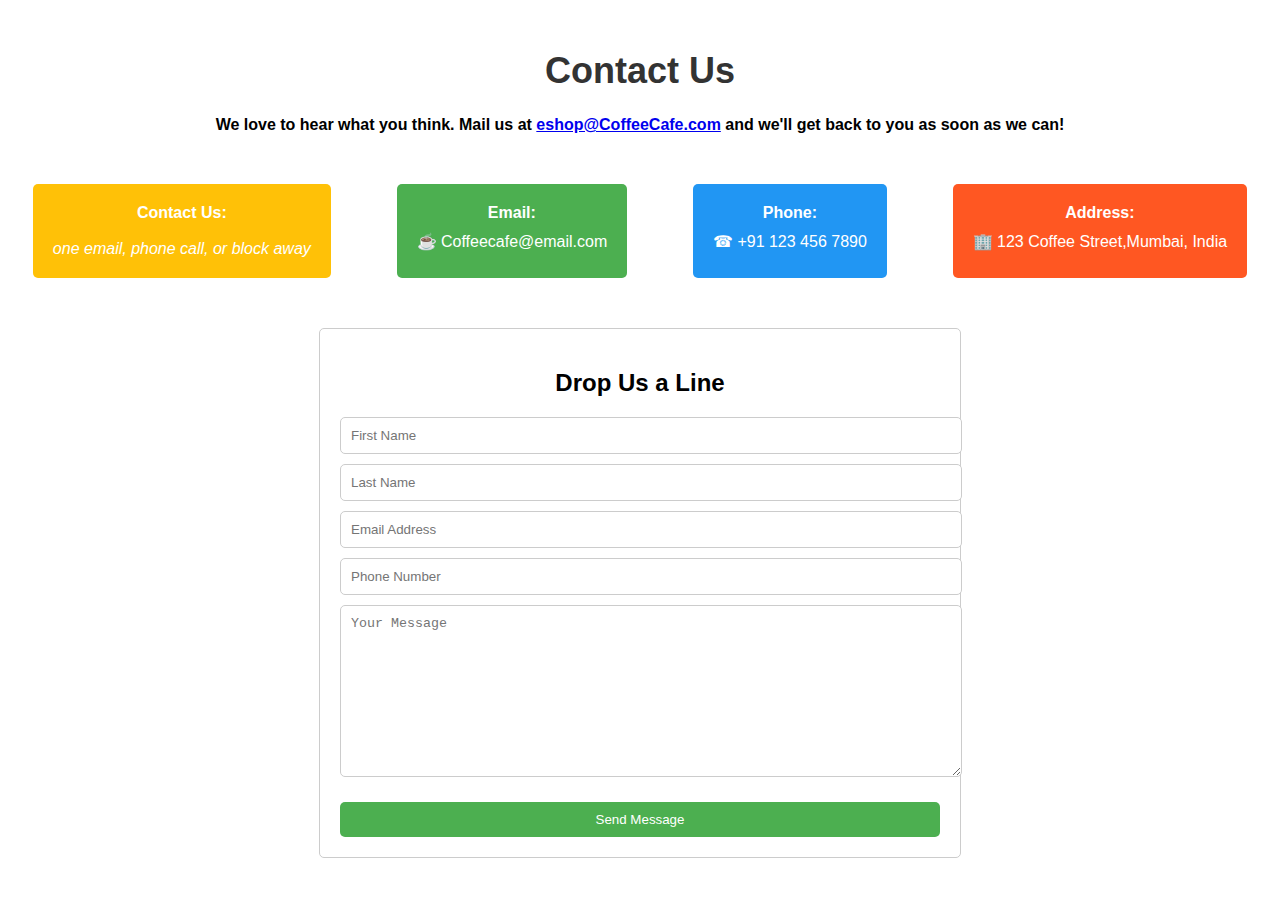
<file: webassignment/Contactus.html>
<!DOCTYPE html>
<html lang="en">
<head>
  <meta charset="UTF-8">
  <meta name="viewport" content="width=device-width, initial-scale=1.0">
  <title>Contact Us - Coffee Cafe</title>
  <link rel="stylesheet" href="Contactus.css"> <!-- Link your CSS file for the Contact page -->
</head>
<body>
    <div class="contact-heading">
        <h1>Contact Us</h1>
        <p class="bold-text">We love to hear what you think. Mail us at <a href="mailto:eshop@CoffeeCafe.com" class="email-link">eshop@CoffeeCafe.com</a> and we'll get back to you as soon as we can!</p>
      </div>
    
  <div class="contact-methods">
    <div class="method" style="background-color: #FFC107;">
      <span class="bold-text">Contact Us:</span><br><br>
      <span class="italic-text">one email, phone call, or block away</span>
    </div>
    <div class="method" style="background-color: #4CAF50;">
      <span class="bold-text">Email:</span>
      <span class="email">&#x2615 Coffeecafe@email.com</span>
    </div>
    <div class="method" style="background-color: #2196F3;">
      <span class="bold-text">Phone:</span>
      <span class="phone">&#x260E +91 123 456 7890</span>
    </div>
    <div class="method" style="background-color: #FF5722;">
      <span class="bold-text">Address:</span>
      <span class="address"> &#x1F3E2 123 Coffee Street,Mumbai, India</span>
    </div>
  </div>
  
  <div class="contact-form">
    <h2>Drop Us a Line</h2>
    <form action="submit_form.php" method="POST">
      <input type="text" id="fname" name="firstname" placeholder="First Name" required>
      <input type="text" id="lname" name="lastname" placeholder="Last Name" required>
      <input type="email" id="email" name="email" placeholder="Email Address" required>
      <input type="tel" id="pno" name="phone" placeholder="Phone Number" required>
      <textarea id="message" name="message" placeholder="Your Message" required></textarea>
      <input type="submit" value="Send Message">
    </form>
  </div>
</body>
</html>
</file>
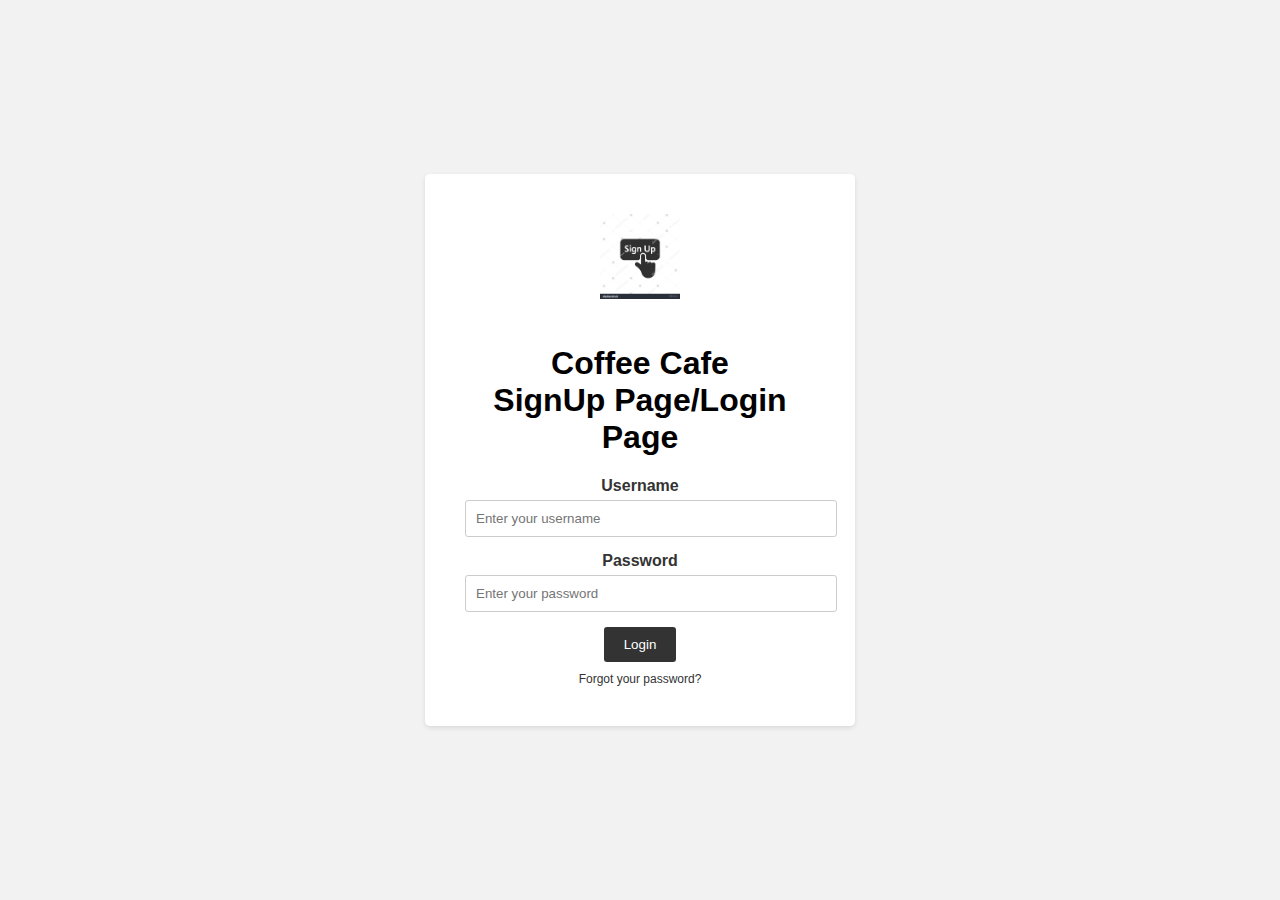
<file: webassignment/login.html>
<!DOCTYPE html>
<html lang="en">
<head>
  <meta charset="UTF-8">
  <meta name="viewport" content="width=device-width, initial-scale=1.0">
  <title>Login Page - Coffee Cafe</title>
  <link rel="stylesheet" href="login.css">
</head>
<body>
  <div class="container">
    <div class="login-box">
      <img src="signup image.jpg" alt="Sign up logo" class="logo">
      <h1>Coffee Cafe<br>SignUp Page/Login Page</h1>
      <form action="#">
        <label for="username">Username</label>
        <input type="text" id="username" name="username" placeholder="Enter your username">
        <label for="password">Password</label>
        <input type="password" id="password" name="password" placeholder="Enter your password">
        <input type="submit" value="Login">
        <a href="#">Forgot your password?</a>
      </form>
    </div>
  </div>
</body>
</html>
</file>
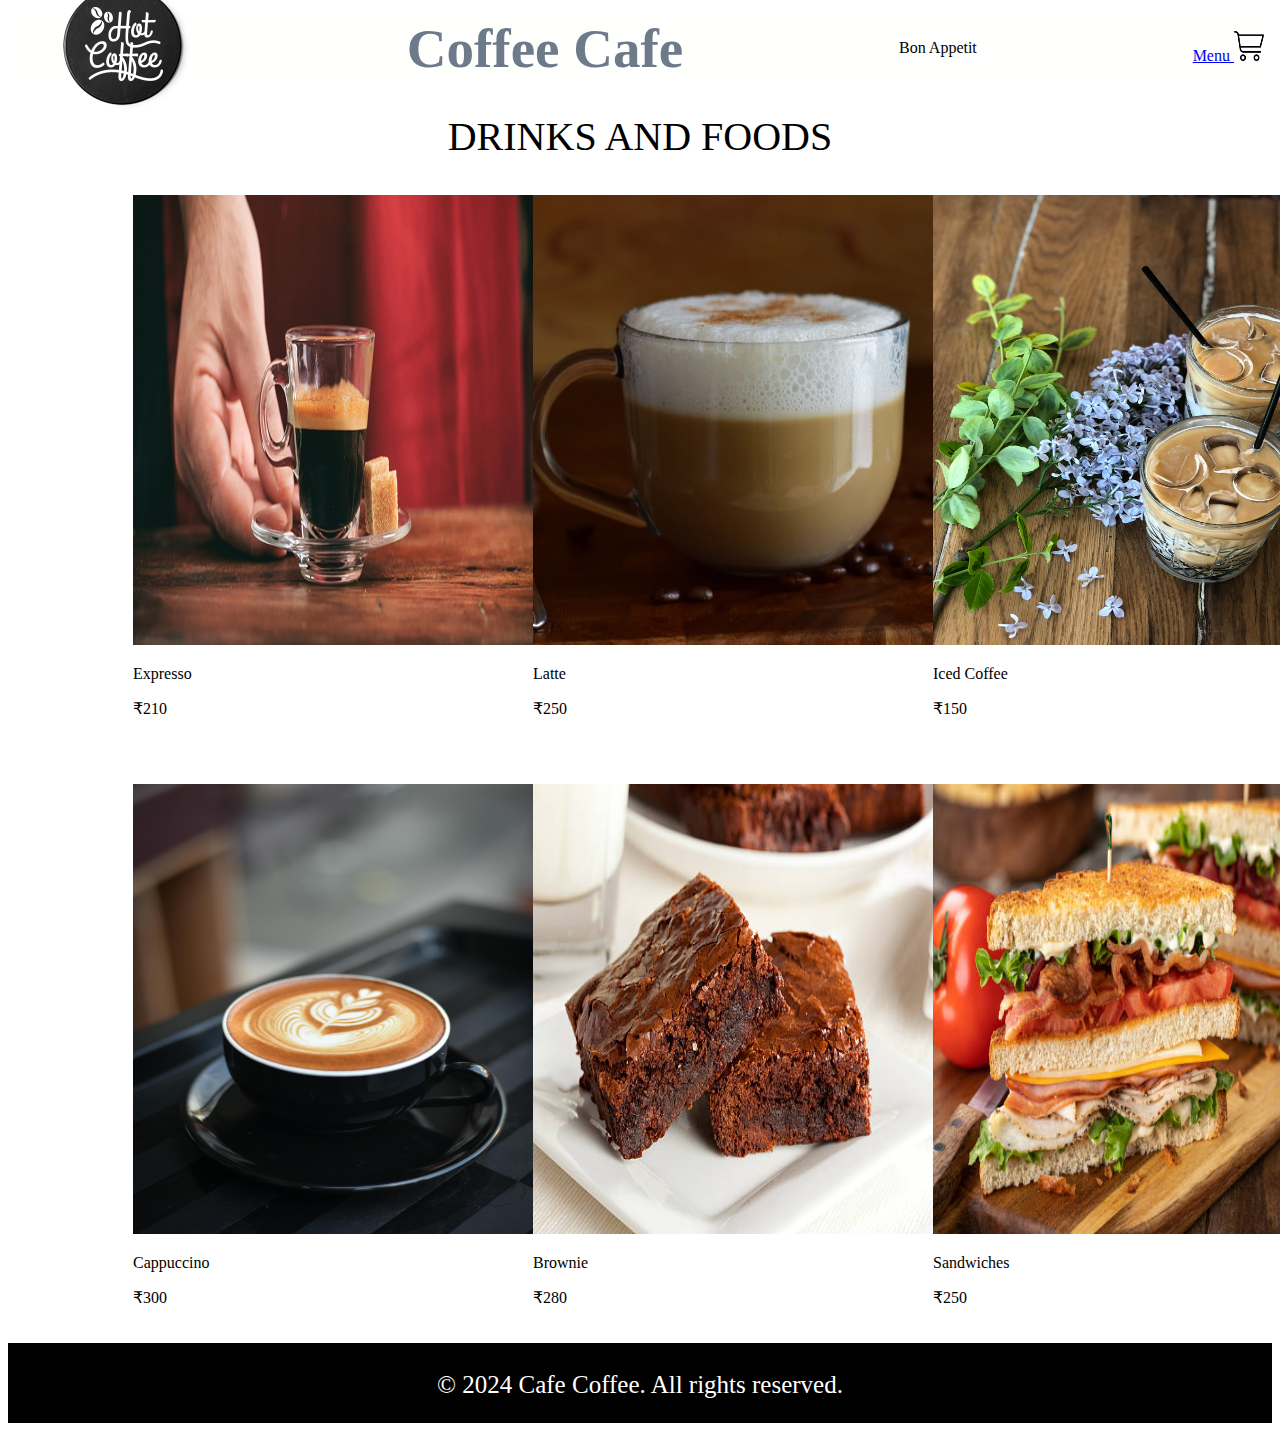
<file: webassignment/menuu.html>
<!DOCTYPE html>
<html lang="en">
<head>
  <meta charset="UTF-8">
  <meta name="viewport" content="width=device-width, initial-scale=1.0">
  <title>Menu -Coffee Cafe</title>
  <link rel="stylesheet" href="menuu.css">
  </head>
  <body>
  <header>
    <div class="heading">
      <img src="logo.png" alt="Coffee Cafe Logo">
      <h1>Coffee Cafe</h1>
      <p>Bon Appetit</p>
      <a href="#" class="menu-link">
        Menu
        <img src="Cart Image.png" alt="Cart" id="userIcon" height="30px" width="30px">
      </a>
    </div>
</header>
    <div id="N1" >
        <p style="font-size:40px;">DRINKS AND FOODS</p>
    </div>
</header>

<body class="Drinks">
   <div id="drink1">
 

  <section id="J1">
    <img src="expresso.png" alt="Expresso" height="450px" width="400px">
    <P>Expresso</P>
    <P>₹210</P>
  </section>

  <section id="J2">
    <img src="latte image.jpg" alt="Latte" height="450px" width="400px">
    <P>Latte</P>
    <P>₹250</P>
 </section>

  <section id="J3">
    <img src="Iced Coffee.jpg" alt="Iced Coffee" height="450px" width="400px">
    <P>Iced Coffee </P>
    <P>₹150</P>
</section>

</div>

<div id="drink2">

 <section id="J4">
  <img src="Cappuccino.jpg" alt="Cappuccino"
  height="450px" width="400px">
  <P>Cappuccino</P>
  <P>₹300</P>
</section>

<section id="J5">
<img src="Brownie image.jpg" alt="Brownie" height="450px" width="400px">
<P>Brownie</P>
<P>₹280</P>
</section>

<section id="J6">
 <img src="Sandwiches image.jpg" alt="Sandwiches" height="450px" width="400px">
 <P>Sandwiches</P>
 <P>₹250</P>
</section>



</div>


<!-- Footer -->
<footer>
<p>&copy; 2024 Cafe Coffee. All rights reserved.</p>
</footer>
</body>
</html>
</file>
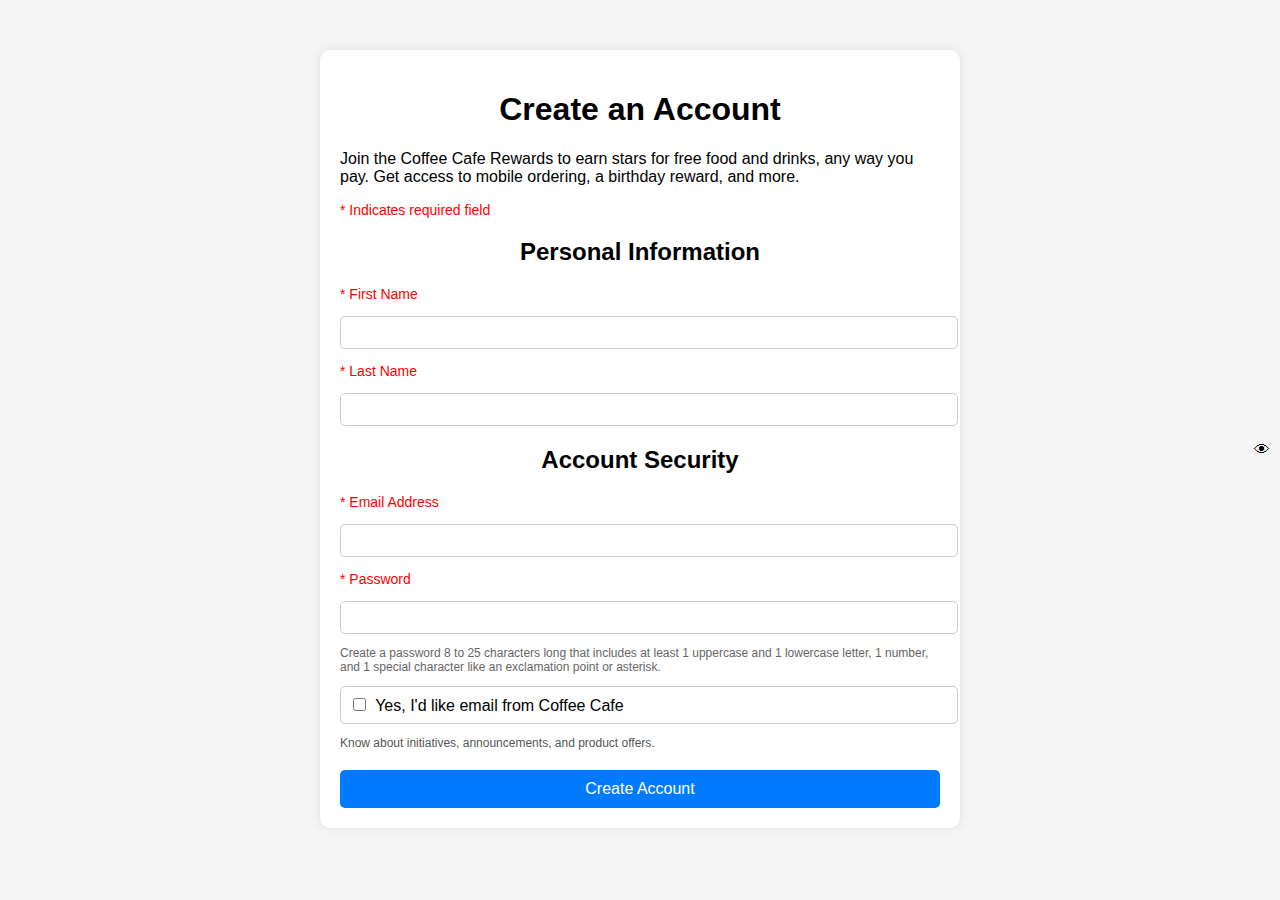
<file: webassignment/SignIn.html>
<!DOCTYPE html>
<html lang="en">
<head>
  <meta charset="UTF-8">
  <meta name="viewport" content="width=device-width, initial-scale=1.0">
  <title>SignIn - Coffee Cafe</title>
  <link rel="stylesheet" href="SignIn.css">
</head>
<body>
  <div class="container">
    <h1>Create an Account</h1>
    <p>Join the Coffee Cafe Rewards to earn stars for free food and drinks, any way you pay. Get access to mobile ordering, a birthday reward, and more.</p>
    <p class="required">* Indicates required field</p>
    <h2>Personal Information</h2>
    <p class="required">* First Name</p>
    <input type="text" id="firstName" name="firstName" required>
    <p class="required">* Last Name</p>
    <input type="text" id="lastName" name="lastName" required>
    <h2>Account Security</h2>
    <p class="required">* Email Address</p>
    <input type="email" id="email" name="email" required>
    <p class="required">* Password</p>
    <div class="password-container">
      <input type="password" id="password" name="password" required>
      <span class="eye-icon" onclick="togglePasswordVisibility()">&#128065;</span>
    </div>
    <p id="passwordRequirements" class="password-requirements">Create a password 8 to 25 characters long that includes at least 1 uppercase and 1 lowercase letter, 1 number, and 1 special character like an exclamation point or asterisk.</p>
    <label for="emailSubscription">
      <input type="checkbox" id="emailSubscription" name="emailSubscription">
      Yes, I'd like email from Coffee Cafe
    </label>
    <p class="subscription-info">Know about initiatives, announcements, and product offers.</p>
    <button type="submit" class="create-account-btn">Create Account</button>
  </div>

  <script>
    function togglePasswordVisibility() {
      var passwordInput = document.getElementById("password");
      if (passwordInput.type === "password") {
        passwordInput.type = "text";
      } else {
        passwordInput.type = "password";
      }
    }
  </script>
</body>
</html>
</file>
<file: webassignment/Contactus.css>
body {
    font-family: Arial, sans-serif;
    margin: 0;
    padding: 0;
  }
  .contact-heading {
    text-align: center;
    margin-top: 50px;
  }
  h1 {
    font-size: 36px;
    color: #333; /* Darker text color for headings */
  }
  
  .bold-text {
    font-weight: bold;
    margin-top: 20px;
  } 
  textarea {
    width: 100%;
    padding: 10px;
    border: 1px solid #ccc;
    border-radius: 5px;
    margin-bottom: 15px;
    height: 150px; /* Increase the height to provide more space for the message */
  }
  
  
  .contact-methods {
    display: flex;
    justify-content: space-around;
    margin: 50px auto;
  }
  
  .method {
    padding: 20px;
    color: #fff;
    border-radius: 5px;
    text-align: center;
  }
  
  .bold-text {
    font-weight: bold;
  }
  
  .italic-text {
    font-style: italic;
  }
  
  .email,
  .phone,
  .address {
    display: block;
    margin-top: 10px;
  }
  
  .contact-form {
    max-width: 600px;
    margin: 50px auto;
    padding: 20px;
    border: 1px solid #ccc;
    border-radius: 5px;
  }
  
  .contact-form h2 {
    text-align: center;
    margin-bottom: 20px;
  }
  
  form {
    display: grid;
    gap: 10px;
  }
  
  input[type="text"],
  input[type="email"],
  input[type="tel"],
  textarea {
    width: 100%;
    padding: 10px;
    border: 1px solid #ccc;
    border-radius: 5px;
  }
  
  input[type="submit"] {
    background-color: #4CAF50;
    color: #fff;
    padding: 10px;
    border: none;
    border-radius: 5px;
    cursor: pointer;
  }
  
  input[type="submit"]:hover {
    background-color: #45a049;
  }
</file>
<file: webassignment/login.css>
body {
  font-family: Arial, sans-serif;
  margin: 0;
  padding: 0;
  background-color: #f2f2f2; /* Light gray background */
}

.container {
  display: flex;
  justify-content: center;
  align-items: center;
  min-height: 100vh; /* Set minimum height for full viewport */
}

.login-box {
  background-color: #fff; /* White background for login box */
  padding: 40px;
  border-radius: 5px; /* Rounded corners */
  box-shadow: 0px 2px 5px rgba(0, 0, 0, 0.1); /* Slight shadow effect */
  width: 350px; /* Set width of login box */
  text-align: center; /* Center the content inside the login box */
}

.logo {
  width: 80px; /* Adjust size of the logo */
  height: auto;
  margin-bottom: 20px;
}

.center-text {
  text-align: center;
  margin-bottom: 20px;
  font-size: 24px;
  color: #333; /* Darker text color for headings */
}

label {
  display: block;
  margin-bottom: 5px;
  font-weight: bold;
  color: #333;
}

input[type="text"],
input[type="password"] {
  width: 100%;
  padding: 10px;
  border: 1px solid #ccc; /* Light gray border */
  border-radius: 3px;
  margin-bottom: 15px;
}

input[type="submit"] {
  background-color: #333; /* Darker brown color for submit button */
  color: #fff;
  padding: 10px 20px;
  border: none;
  border-radius: 3px;
  cursor: pointer; /* Change cursor to pointer on hover */
}

input[type="submit"]:hover {
  background-color: #292929; /* Darken submit button on hover */
}

a {
  color: #333;
  text-decoration: none;
  font-size: 12px;
  display: block;
  margin-top: 10px;
}

a:hover {
  color: #666; /* Change link color on hover */
}
.forgot-password {
  color: #666;
  text-decoration: none;
  font-size: 12px;
  display: block;
  margin-top: 10px;
}

.forgot-password:hover {
  color: #333;
}
</file>
<file: webassignment/menuu.css>
nav{
    display:flex;
}

*{
    box-sizing: border-box;
  }

.heading{
    display:flex;
    justify-content:space-between;
    align-items:center;
    background-color:rgb(255, 255, 254);
    padding:8px;
    height:80px;
    padding-left: 55px;
   
}


.heading:hover{
    background-color:rgb(230, 229, 229);
    
}

h1{
  
    text-align:center;
    font-family:'Segoe UI',
    'Frutiger',;
    font-weight:bold;
    color:#6c7a89;
    margin:0;
    font-size:55px;
  }
  
 .userIcon{
  margin-left:130px;
  padding:25px;
 }

#drink1,#drink2{
  display:flex;
  box-sizing: border-box;
  justify-content: space-between;
  align-items: center;
  margin-top:50px;
  margin-left:125px;
  margin-right:125px;
}


#N1{
    text-align: center;
    font-size: 40px;
    margin-top:-15px;
    margin-bottom: -15px;
}

footer{
  background-color: black;
  color:white;
  height: 80px;
  font-size: 25px;
  text-align: center;
  margin-top:20px;
  padding-top:3px;
}
</file>
<file: webassignment/SignIn.css>
body {
    font-family: Arial, sans-serif;
    background-color: #f5f5f5;
    margin: 0;
    padding: 0;
  }
  
  .container {
    max-width: 600px;
    margin: 50px auto;
    padding: 20px;
    background-color: #fff;
    border-radius: 10px;
    box-shadow: 0 0 10px rgba(0, 0, 0, 0.1);
  }
  
  h1, h2 {
    text-align: center;
  }
  
  .required {
    color: red;
    font-size: 14px;
  }
  
  input[type="text"], input[type="email"], input[type="password"], label {
    display: block;
    width: 100%;
    margin-bottom: 10px;
    padding: 8px;
    border-radius: 5px;
    border: 1px solid #ccc;
  }
  
  input[type="checkbox"] {
    margin-right: 5px;
  }
  
  .eye-icon {
    position: absolute;
    top: 50%;
    right: 10px;
    transform: translateY(-50%);
    cursor: pointer;
  }
  
  .password-requirements {
    font-size: 12px;
    color: #666;
  }
  
  .create-account-btn {
    display: block;
    width: 100%;
    padding: 10px;
    margin-top: 20px;
    border: none;
    border-radius: 5px;
    background-color: #007bff;
    color: #fff;
    font-size: 16px;
    cursor: pointer;
  }
  
  .subscription-info {
    font-size: 12px;
    color: #555;
  }
</file>
